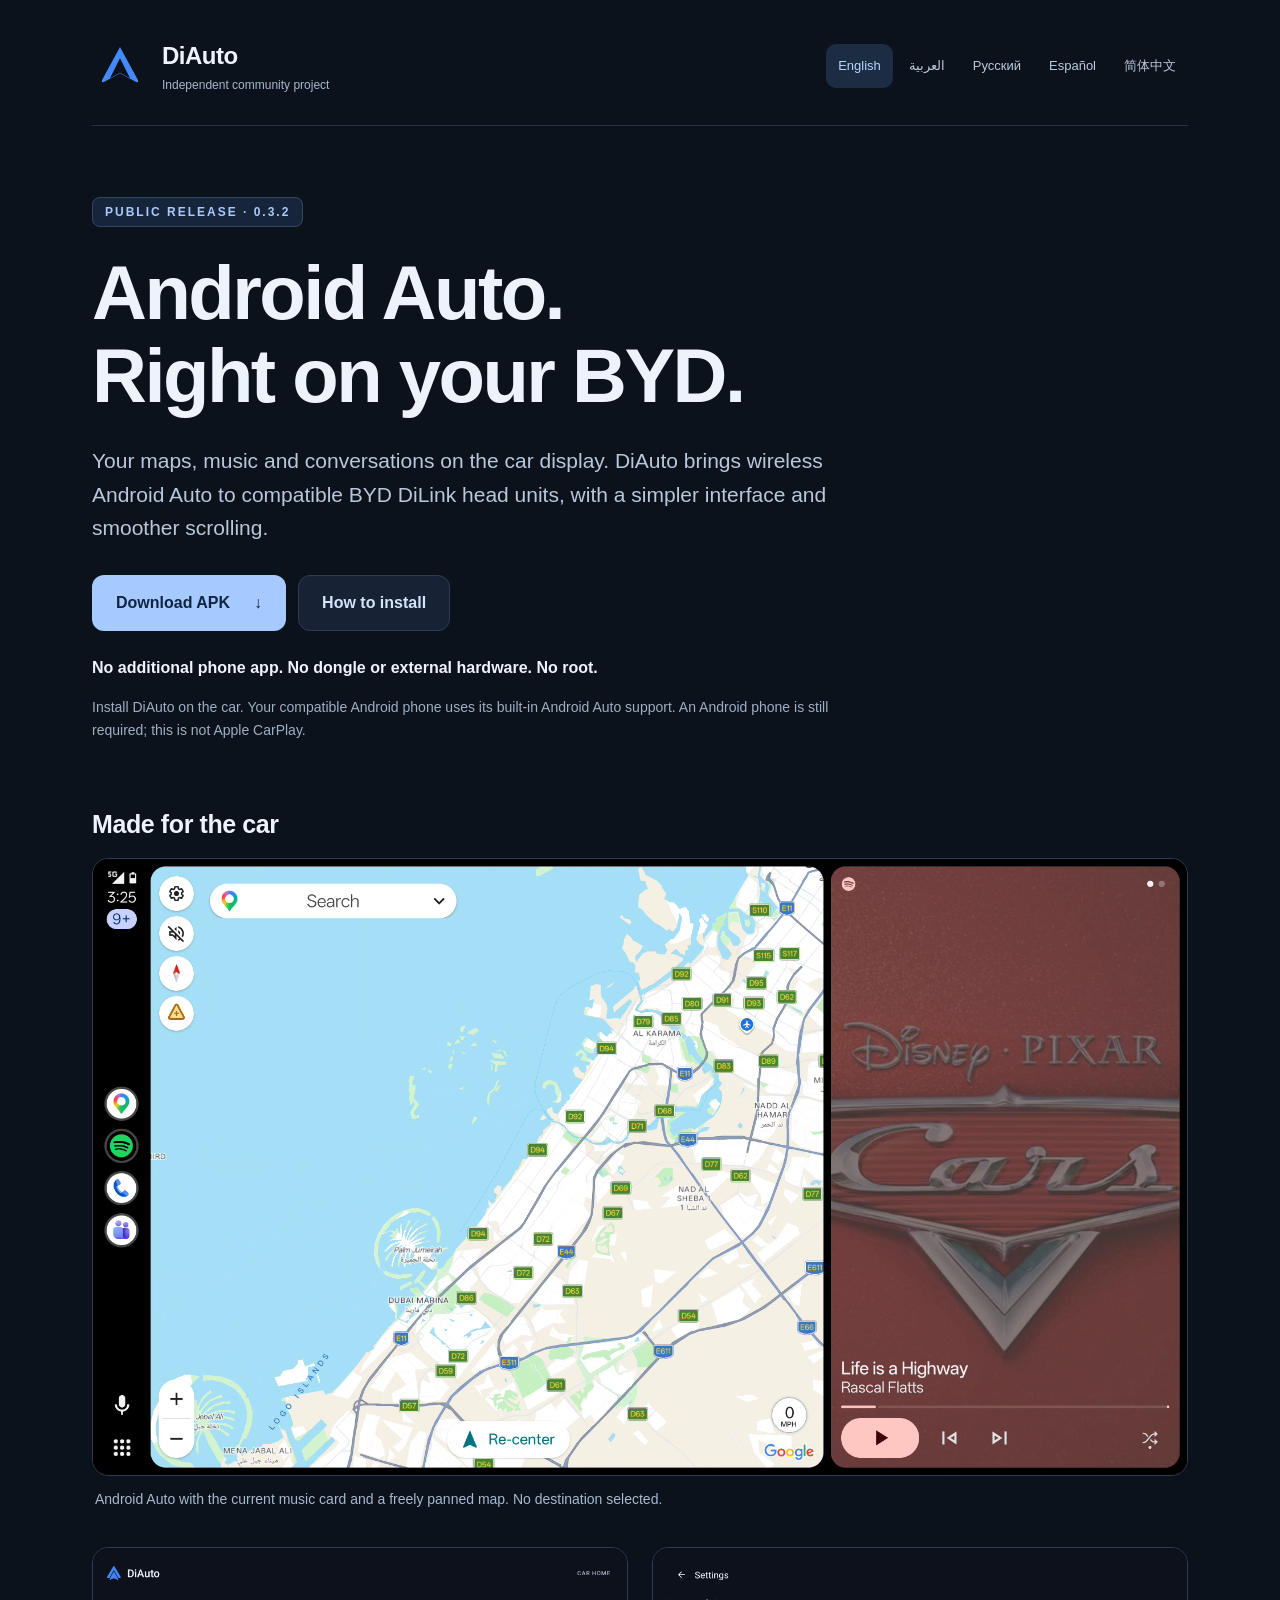
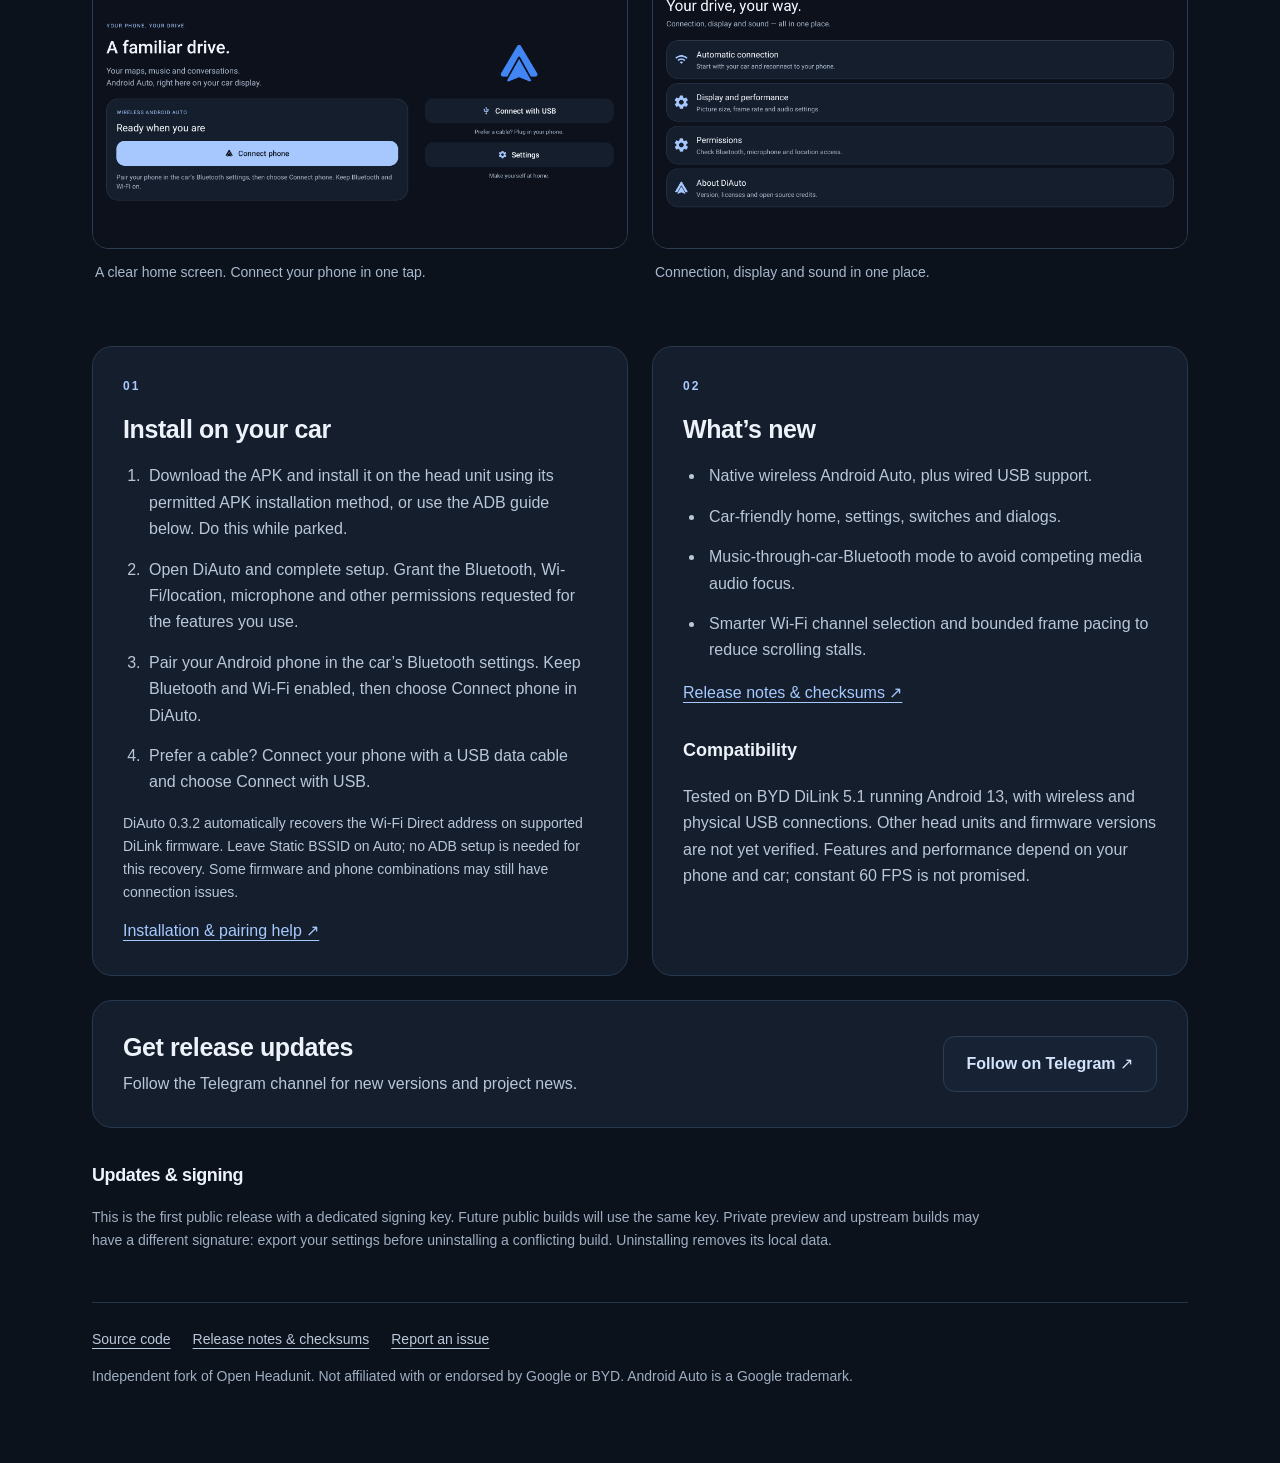
<file: site/index.html>
<!doctype html>
<html lang="en" dir="ltr"><head><meta charset="utf-8"><meta name="viewport" content="width=device-width,initial-scale=1">
<title>DiAuto · Download APK</title><meta name="description" content="Your maps, music and conversations on the car display. DiAuto brings wireless Android Auto to compatible BYD DiLink head units, with a simpler interface and smoother scrolling."><meta name="theme-color" content="#0c121c">
<link rel="icon" href="./assets/icon.svg"><link rel="stylesheet" href="./assets/site.css"><link rel="canonical" href="https://shihabal3amri.github.io/DiAuto/"><link rel="alternate" hreflang="en" href="https://shihabal3amri.github.io/DiAuto/"><link rel="alternate" hreflang="ar" href="https://shihabal3amri.github.io/DiAuto/ar/"><link rel="alternate" hreflang="ru" href="https://shihabal3amri.github.io/DiAuto/ru/"><link rel="alternate" hreflang="es" href="https://shihabal3amri.github.io/DiAuto/es/"><link rel="alternate" hreflang="zh-Hans" href="https://shihabal3amri.github.io/DiAuto/zh-Hans/">
<meta property="og:title" content="DiAuto — Android Auto for BYD"><meta property="og:description" content="No additional phone app. No dongle or external hardware. No root."><meta property="og:image" content="https://shihabal3amri.github.io/DiAuto/assets/projection-music.png"><meta property="og:url" content="https://shihabal3amri.github.io/DiAuto/"><meta property="og:type" content="website">
</head><body><main>
<header><a class="brand" href="./"><img src="./assets/icon.svg" width="56" height="56" alt=""><span><strong>DiAuto</strong><small>Independent community project</small></span></a><nav class="languages" aria-label="Language"><a href="./" lang="en" hreflang="en" dir="auto" aria-current="page">English</a><a href="./ar/" lang="ar" hreflang="ar" dir="auto">العربية</a><a href="./ru/" lang="ru" hreflang="ru" dir="auto">Русский</a><a href="./es/" lang="es" hreflang="es" dir="auto">Español</a><a href="./zh-Hans/" lang="zh-Hans" hreflang="zh-Hans" dir="auto">简体中文</a></nav></header>
<section class="hero"><span class="badge">PUBLIC RELEASE · <bdi>0.3.2</bdi></span><h1>Android Auto.<br>Right on your BYD.</h1><p class="intro">Your maps, music and conversations on the car display. DiAuto brings wireless Android Auto to compatible BYD DiLink head units, with a simpler interface and smoother scrolling.</p><div class="actions"><a class="button" href="https://github.com/shihabal3amri/DiAuto/releases/download/v0.3.2/DiAuto-v0.3.2.apk">Download APK <span aria-hidden="true">↓</span></a><a class="button secondary" href="#install">How to install</a></div><p class="promise">No additional phone app. No dongle or external hardware. No root.</p><p class="note">Install DiAuto on the car. Your compatible Android phone uses its built-in Android Auto support. An Android phone is still required; this is not Apple CarPlay.</p></section>
<section class="gallery"><h2>Made for the car</h2><div class="screens"><figure><a href="./assets/projection-music.png"><img src="./assets/projection-music.png" width="1920" height="1080" loading="lazy" alt="Android Auto with the current music card and a freely panned map. No destination selected."></a><figcaption>Android Auto with the current music card and a freely panned map. No destination selected.</figcaption></figure><figure><a href="./assets/home.png"><img src="./assets/home.png" width="1920" height="1080" loading="lazy" alt="A clear home screen. Connect your phone in one tap."></a><figcaption>A clear home screen. Connect your phone in one tap.</figcaption></figure><figure><a href="./assets/settings.png"><img src="./assets/settings.png" width="1920" height="1080" loading="lazy" alt="Connection, display and sound in one place."></a><figcaption>Connection, display and sound in one place.</figcaption></figure></div></section>
<div class="grid"><section class="card" id="install"><span class="eyebrow">01</span><h2>Install on your car</h2><ol><li>Download the APK and install it on the head unit using its permitted APK installation method, or use the ADB guide below. Do this while parked.</li><li>Open DiAuto and complete setup. Grant the Bluetooth, Wi-Fi/location, microphone and other permissions requested for the features you use.</li><li>Pair your Android phone in the car’s Bluetooth settings. Keep Bluetooth and Wi-Fi enabled, then choose Connect phone in DiAuto.</li><li>Prefer a cable? Connect your phone with a USB data cable and choose Connect with USB.</li></ol><p class="note">DiAuto 0.3.2 automatically recovers the Wi-Fi Direct address on supported DiLink firmware. Leave Static BSSID on Auto; no ADB setup is needed for this recovery. Some firmware and phone combinations may still have connection issues.</p><a href="https://github.com/shihabal3amri/DiAuto/blob/main/docs/INSTALL.md">Installation &amp; pairing help ↗</a></section>
<section class="card"><span class="eyebrow">02</span><h2>What’s new</h2><ul><li>Native wireless Android Auto, plus wired USB support.</li><li>Car-friendly home, settings, switches and dialogs.</li><li>Music-through-car-Bluetooth mode to avoid competing media audio focus.</li><li>Smarter Wi-Fi channel selection and bounded frame pacing to reduce scrolling stalls.</li></ul><a href="https://github.com/shihabal3amri/DiAuto/releases/tag/v0.3.2">Release notes &amp; checksums ↗</a><h3>Compatibility</h3><p>Tested on BYD DiLink 5.1 running Android 13, with wireless and physical USB connections. Other head units and firmware versions are not yet verified. Features and performance depend on your phone and car; constant 60 FPS is not promised.</p></section></div>
<section class="card updates"><div><h2>Get release updates</h2><p>Follow the Telegram channel for new versions and project news.</p></div><a class="button secondary" href="https://t.me/byd_localized">Follow on Telegram ↗</a></section>
<section class="signing"><h2>Updates &amp; signing</h2><p>This is the first public release with a dedicated signing key. Future public builds will use the same key. Private preview and upstream builds may have a different signature: export your settings before uninstalling a conflicting build. Uninstalling removes its local data.</p></section>
<footer><nav><a href="https://github.com/shihabal3amri/DiAuto">Source code</a><a href="https://github.com/shihabal3amri/DiAuto/releases/tag/v0.3.2">Release notes &amp; checksums</a><a href="https://github.com/shihabal3amri/DiAuto/issues">Report an issue</a></nav><p>Independent fork of Open Headunit. Not affiliated with or endorsed by Google or BYD. Android Auto is a Google trademark.</p></footer>
</main></body></html>
</file>
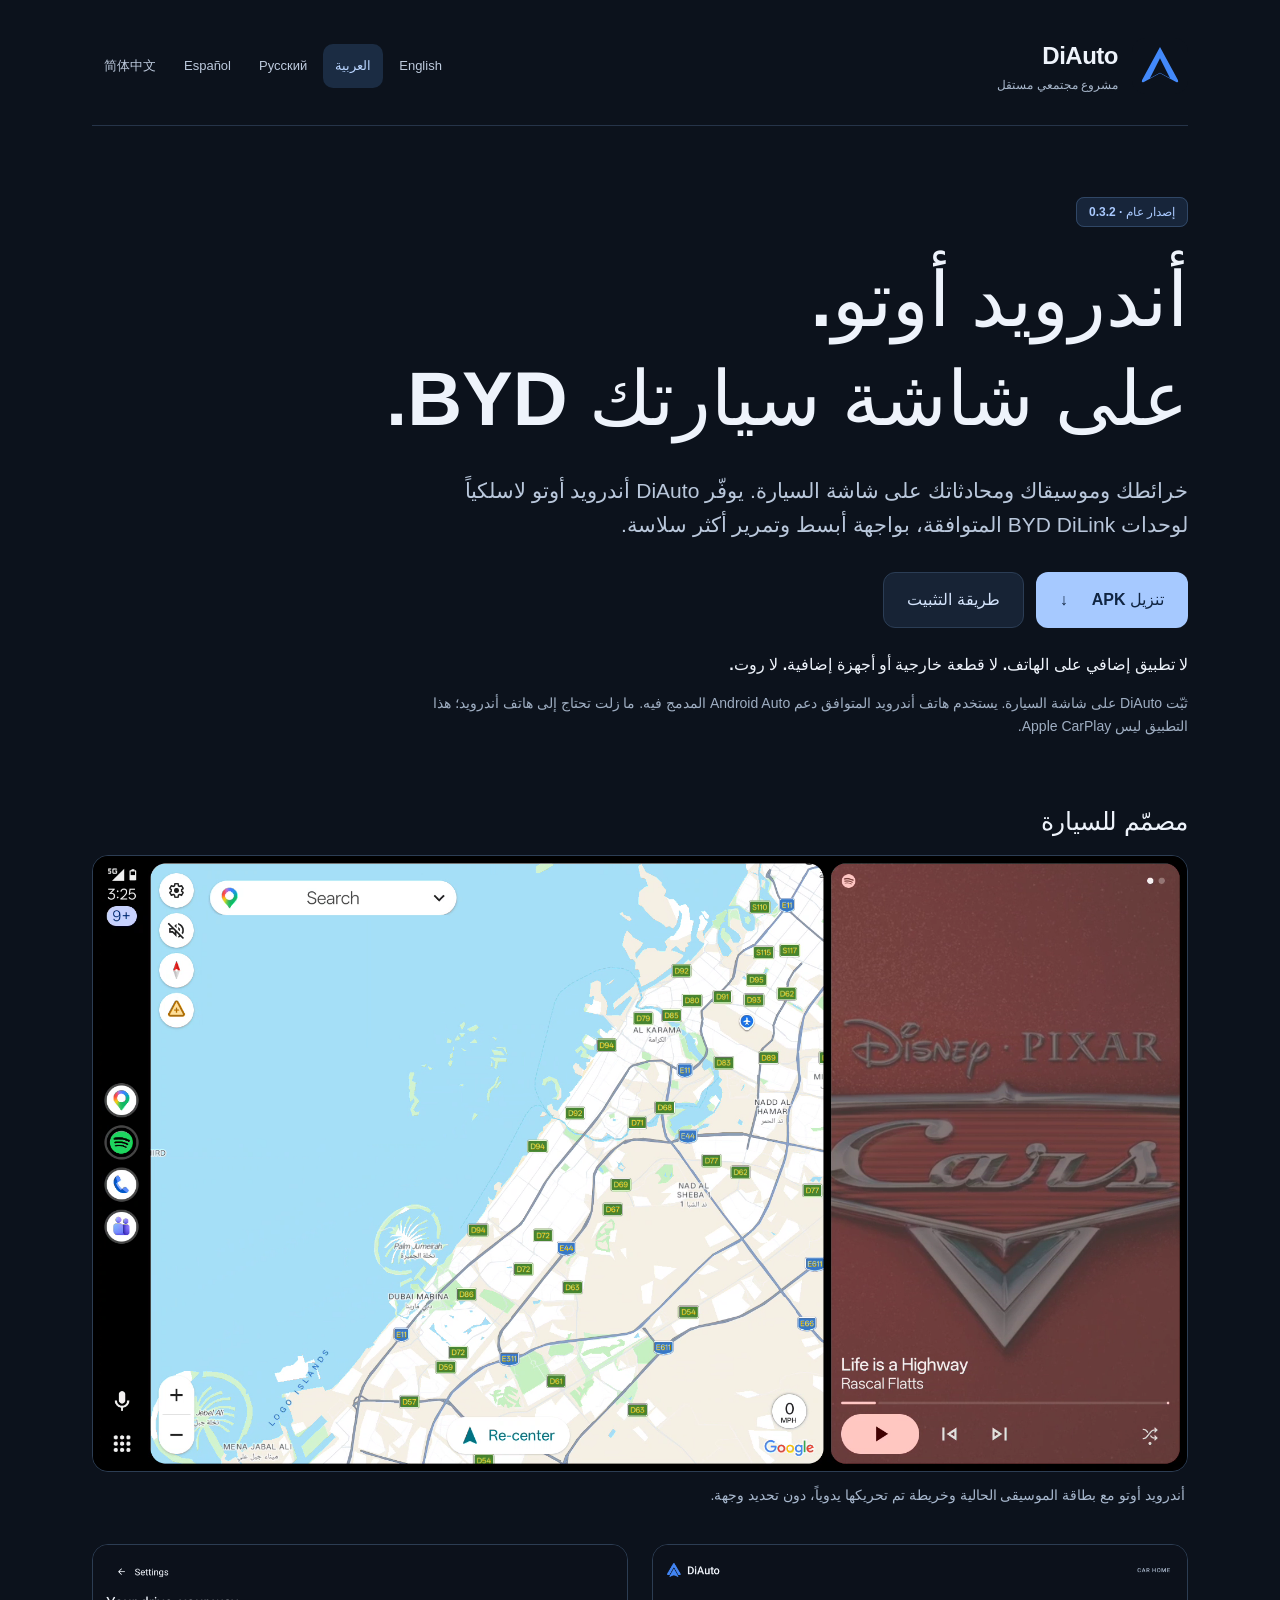
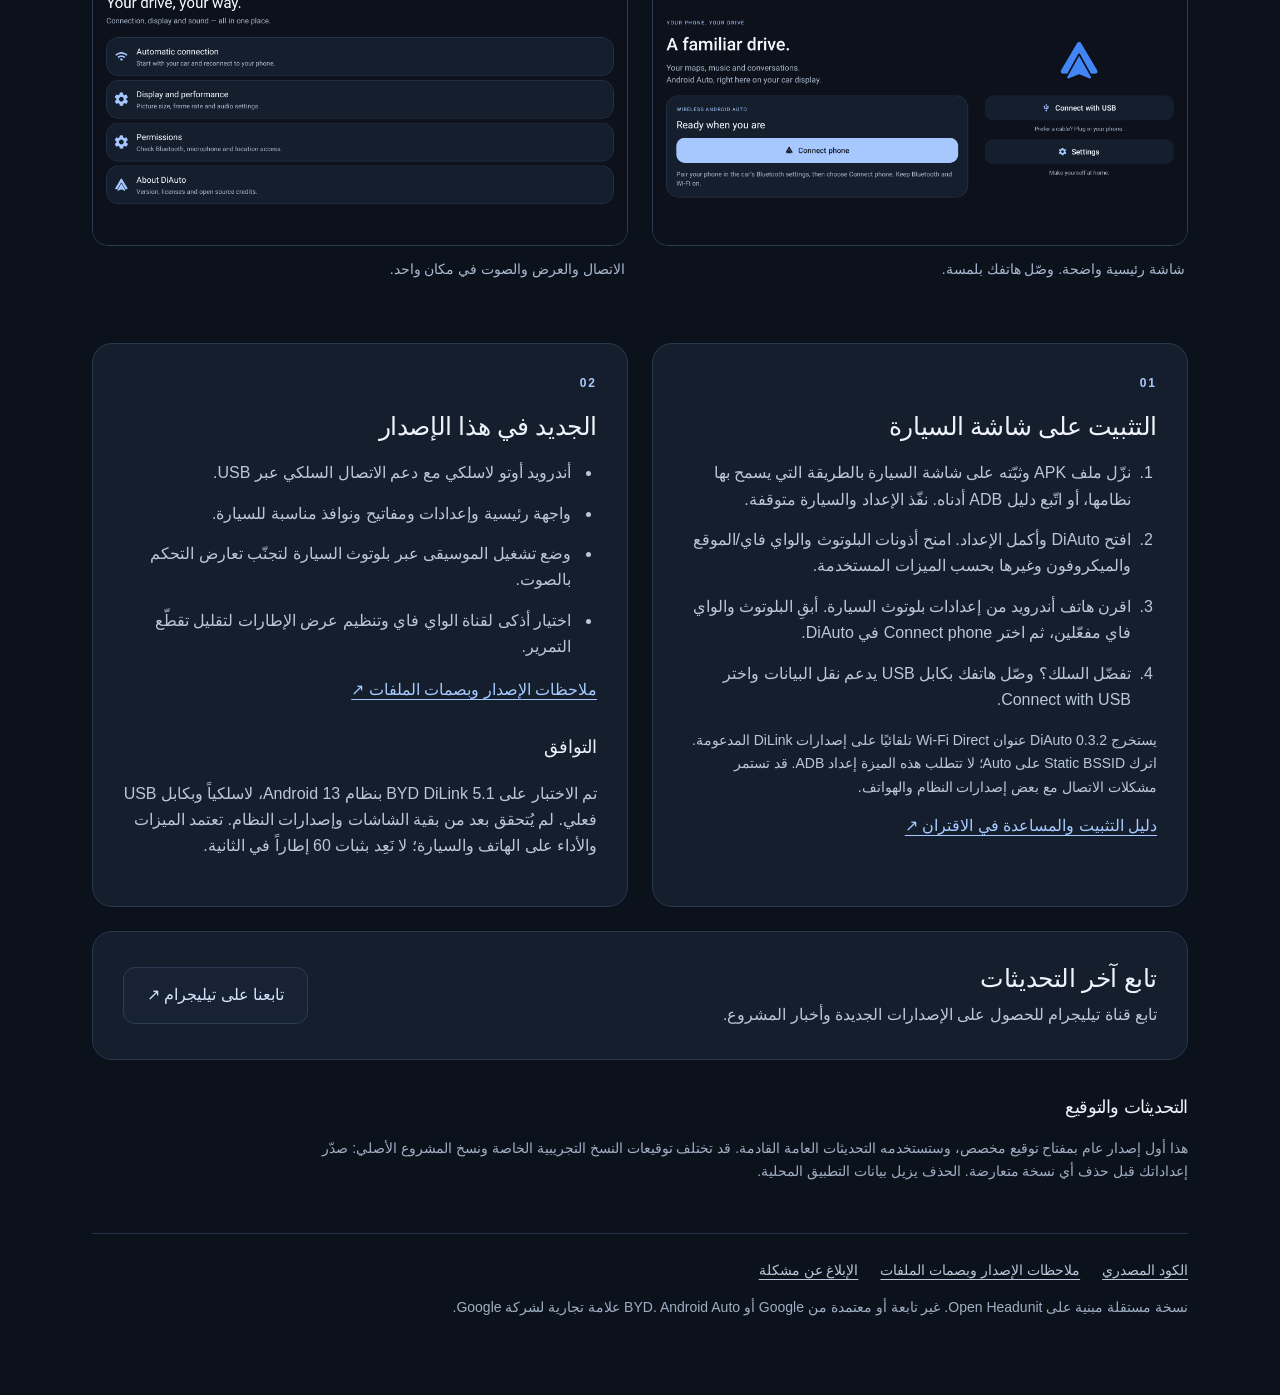
<file: site/ar/index.html>
<!doctype html>
<html lang="ar" dir="rtl"><head><meta charset="utf-8"><meta name="viewport" content="width=device-width,initial-scale=1">
<title>DiAuto · تنزيل APK</title><meta name="description" content="خرائطك وموسيقاك ومحادثاتك على شاشة السيارة. يوفّر DiAuto أندرويد أوتو لاسلكياً لوحدات BYD DiLink المتوافقة، بواجهة أبسط وتمرير أكثر سلاسة."><meta name="theme-color" content="#0c121c">
<link rel="icon" href="../assets/icon.svg"><link rel="stylesheet" href="../assets/site.css"><link rel="canonical" href="https://shihabal3amri.github.io/DiAuto/ar/"><link rel="alternate" hreflang="en" href="https://shihabal3amri.github.io/DiAuto/"><link rel="alternate" hreflang="ar" href="https://shihabal3amri.github.io/DiAuto/ar/"><link rel="alternate" hreflang="ru" href="https://shihabal3amri.github.io/DiAuto/ru/"><link rel="alternate" hreflang="es" href="https://shihabal3amri.github.io/DiAuto/es/"><link rel="alternate" hreflang="zh-Hans" href="https://shihabal3amri.github.io/DiAuto/zh-Hans/">
<meta property="og:title" content="DiAuto — Android Auto for BYD"><meta property="og:description" content="لا تطبيق إضافي على الهاتف. لا قطعة خارجية أو أجهزة إضافية. لا روت."><meta property="og:image" content="https://shihabal3amri.github.io/DiAuto/assets/projection-music.png"><meta property="og:url" content="https://shihabal3amri.github.io/DiAuto/ar/"><meta property="og:type" content="website">
</head><body><main>
<header><a class="brand" href="../"><img src="../assets/icon.svg" width="56" height="56" alt=""><span><strong>DiAuto</strong><small>مشروع مجتمعي مستقل</small></span></a><nav class="languages" aria-label="Language"><a href="../" lang="en" hreflang="en" dir="auto">English</a><a href="../ar/" lang="ar" hreflang="ar" dir="auto" aria-current="page">العربية</a><a href="../ru/" lang="ru" hreflang="ru" dir="auto">Русский</a><a href="../es/" lang="es" hreflang="es" dir="auto">Español</a><a href="../zh-Hans/" lang="zh-Hans" hreflang="zh-Hans" dir="auto">简体中文</a></nav></header>
<section class="hero"><span class="badge">إصدار عام · <bdi>0.3.2</bdi></span><h1>أندرويد أوتو.<br>على شاشة سيارتك BYD.</h1><p class="intro">خرائطك وموسيقاك ومحادثاتك على شاشة السيارة. يوفّر DiAuto أندرويد أوتو لاسلكياً لوحدات BYD DiLink المتوافقة، بواجهة أبسط وتمرير أكثر سلاسة.</p><div class="actions"><a class="button" href="https://github.com/shihabal3amri/DiAuto/releases/download/v0.3.2/DiAuto-v0.3.2.apk">تنزيل APK <span aria-hidden="true">↓</span></a><a class="button secondary" href="#install">طريقة التثبيت</a></div><p class="promise">لا تطبيق إضافي على الهاتف. لا قطعة خارجية أو أجهزة إضافية. لا روت.</p><p class="note">ثبّت DiAuto على شاشة السيارة. يستخدم هاتف أندرويد المتوافق دعم Android Auto المدمج فيه. ما زلت تحتاج إلى هاتف أندرويد؛ هذا التطبيق ليس Apple CarPlay.</p></section>
<section class="gallery"><h2>مصمّم للسيارة</h2><div class="screens"><figure><a href="../assets/projection-music.png"><img src="../assets/projection-music.png" width="1920" height="1080" loading="lazy" alt="أندرويد أوتو مع بطاقة الموسيقى الحالية وخريطة تم تحريكها يدوياً، دون تحديد وجهة."></a><figcaption>أندرويد أوتو مع بطاقة الموسيقى الحالية وخريطة تم تحريكها يدوياً، دون تحديد وجهة.</figcaption></figure><figure><a href="../assets/home.png"><img src="../assets/home.png" width="1920" height="1080" loading="lazy" alt="شاشة رئيسية واضحة. وصّل هاتفك بلمسة."></a><figcaption>شاشة رئيسية واضحة. وصّل هاتفك بلمسة.</figcaption></figure><figure><a href="../assets/settings.png"><img src="../assets/settings.png" width="1920" height="1080" loading="lazy" alt="الاتصال والعرض والصوت في مكان واحد."></a><figcaption>الاتصال والعرض والصوت في مكان واحد.</figcaption></figure></div></section>
<div class="grid"><section class="card" id="install"><span class="eyebrow">01</span><h2>التثبيت على شاشة السيارة</h2><ol><li>نزّل ملف APK وثبّته على شاشة السيارة بالطريقة التي يسمح بها نظامها، أو اتّبع دليل ADB أدناه. نفّذ الإعداد والسيارة متوقفة.</li><li>افتح DiAuto وأكمل الإعداد. امنح أذونات البلوتوث والواي فاي/الموقع والميكروفون وغيرها بحسب الميزات المستخدمة.</li><li>اقرن هاتف أندرويد من إعدادات بلوتوث السيارة. أبقِ البلوتوث والواي فاي مفعّلين، ثم اختر Connect phone في DiAuto.</li><li>تفضّل السلك؟ وصّل هاتفك بكابل USB يدعم نقل البيانات واختر Connect with USB.</li></ol><p class="note">يستخرج DiAuto 0.3.2 عنوان Wi-Fi Direct تلقائيًا على إصدارات DiLink المدعومة. اترك Static BSSID على Auto؛ لا تتطلب هذه الميزة إعداد ADB. قد تستمر مشكلات الاتصال مع بعض إصدارات النظام والهواتف.</p><a href="https://github.com/shihabal3amri/DiAuto/blob/main/docs/INSTALL.md">دليل التثبيت والمساعدة في الاقتران ↗</a></section>
<section class="card"><span class="eyebrow">02</span><h2>الجديد في هذا الإصدار</h2><ul><li>أندرويد أوتو لاسلكي مع دعم الاتصال السلكي عبر USB.</li><li>واجهة رئيسية وإعدادات ومفاتيح ونوافذ مناسبة للسيارة.</li><li>وضع تشغيل الموسيقى عبر بلوتوث السيارة لتجنّب تعارض التحكم بالصوت.</li><li>اختيار أذكى لقناة الواي فاي وتنظيم عرض الإطارات لتقليل تقطّع التمرير.</li></ul><a href="https://github.com/shihabal3amri/DiAuto/releases/tag/v0.3.2">ملاحظات الإصدار وبصمات الملفات ↗</a><h3>التوافق</h3><p>تم الاختبار على BYD DiLink 5.1 بنظام Android 13، لاسلكياً وبكابل USB فعلي. لم يُتحقق بعد من بقية الشاشات وإصدارات النظام. تعتمد الميزات والأداء على الهاتف والسيارة؛ لا نَعِد بثبات 60 إطاراً في الثانية.</p></section></div>
<section class="card updates"><div><h2>تابع آخر التحديثات</h2><p>تابع قناة تيليجرام للحصول على الإصدارات الجديدة وأخبار المشروع.</p></div><a class="button secondary" href="https://t.me/byd_localized">تابعنا على تيليجرام ↗</a></section>
<section class="signing"><h2>التحديثات والتوقيع</h2><p>هذا أول إصدار عام بمفتاح توقيع مخصص، وستستخدمه التحديثات العامة القادمة. قد تختلف توقيعات النسخ التجريبية الخاصة ونسخ المشروع الأصلي: صدّر إعداداتك قبل حذف أي نسخة متعارضة. الحذف يزيل بيانات التطبيق المحلية.</p></section>
<footer><nav><a href="https://github.com/shihabal3amri/DiAuto">الكود المصدري</a><a href="https://github.com/shihabal3amri/DiAuto/releases/tag/v0.3.2">ملاحظات الإصدار وبصمات الملفات</a><a href="https://github.com/shihabal3amri/DiAuto/issues">الإبلاغ عن مشكلة</a></nav><p>نسخة مستقلة مبنية على Open Headunit. غير تابعة أو معتمدة من Google أو BYD. Android Auto علامة تجارية لشركة Google.</p></footer>
</main></body></html>
</file>
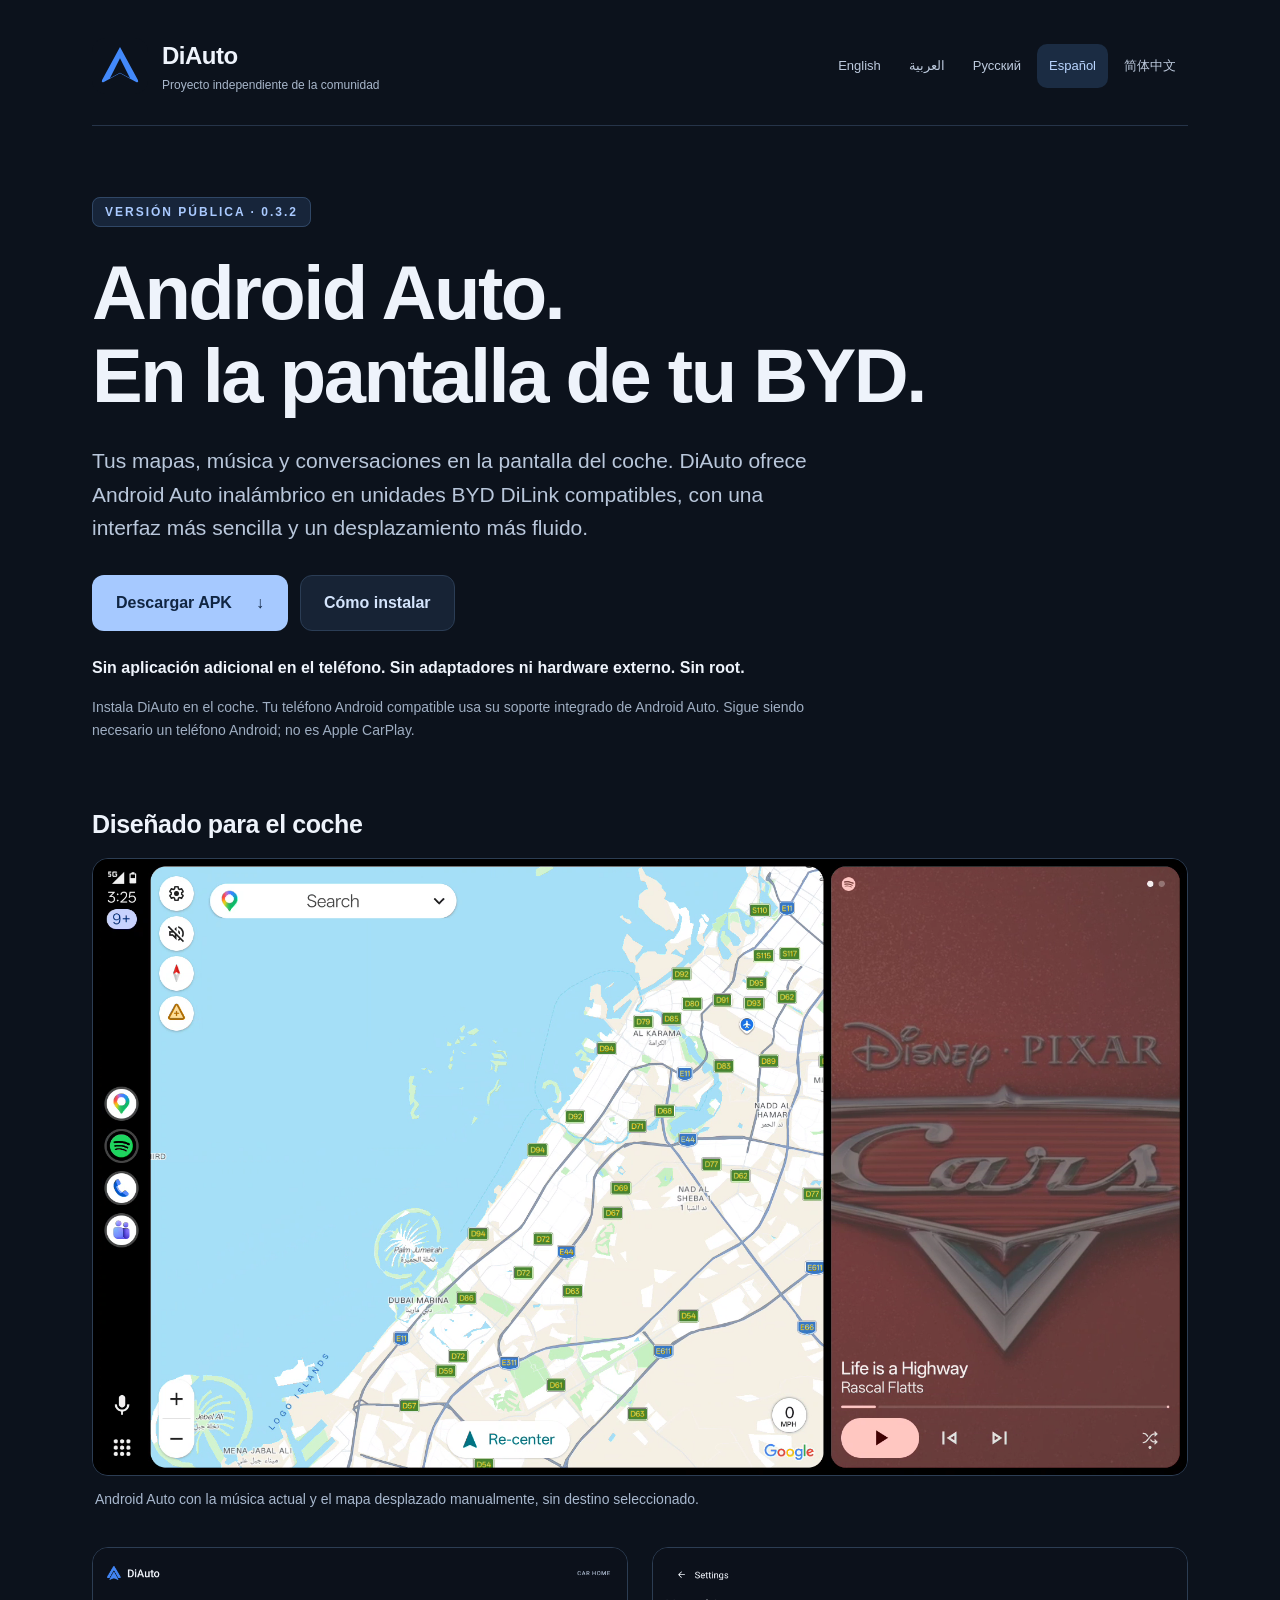
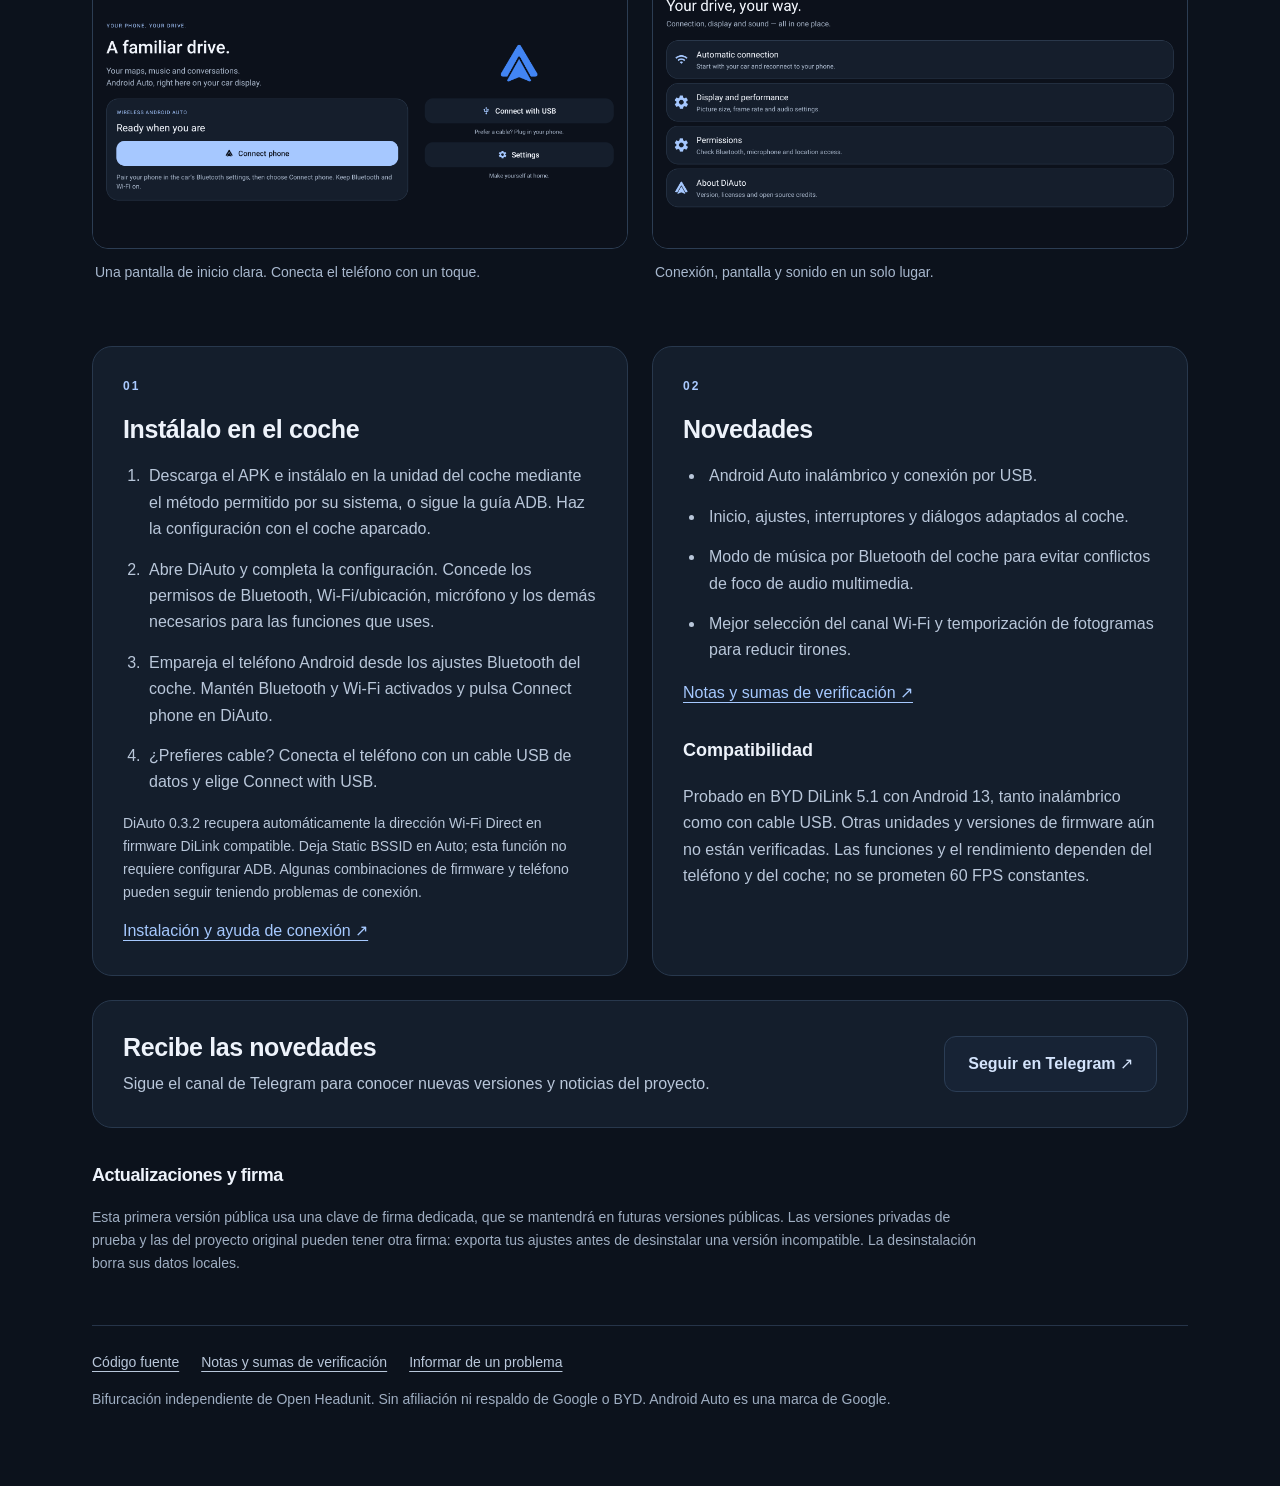
<file: site/es/index.html>
<!doctype html>
<html lang="es" dir="ltr"><head><meta charset="utf-8"><meta name="viewport" content="width=device-width,initial-scale=1">
<title>DiAuto · Descargar APK</title><meta name="description" content="Tus mapas, música y conversaciones en la pantalla del coche. DiAuto ofrece Android Auto inalámbrico en unidades BYD DiLink compatibles, con una interfaz más sencilla y un desplazamiento más fluido."><meta name="theme-color" content="#0c121c">
<link rel="icon" href="../assets/icon.svg"><link rel="stylesheet" href="../assets/site.css"><link rel="canonical" href="https://shihabal3amri.github.io/DiAuto/es/"><link rel="alternate" hreflang="en" href="https://shihabal3amri.github.io/DiAuto/"><link rel="alternate" hreflang="ar" href="https://shihabal3amri.github.io/DiAuto/ar/"><link rel="alternate" hreflang="ru" href="https://shihabal3amri.github.io/DiAuto/ru/"><link rel="alternate" hreflang="es" href="https://shihabal3amri.github.io/DiAuto/es/"><link rel="alternate" hreflang="zh-Hans" href="https://shihabal3amri.github.io/DiAuto/zh-Hans/">
<meta property="og:title" content="DiAuto — Android Auto for BYD"><meta property="og:description" content="Sin aplicación adicional en el teléfono. Sin adaptadores ni hardware externo. Sin root."><meta property="og:image" content="https://shihabal3amri.github.io/DiAuto/assets/projection-music.png"><meta property="og:url" content="https://shihabal3amri.github.io/DiAuto/es/"><meta property="og:type" content="website">
</head><body><main>
<header><a class="brand" href="../"><img src="../assets/icon.svg" width="56" height="56" alt=""><span><strong>DiAuto</strong><small>Proyecto independiente de la comunidad</small></span></a><nav class="languages" aria-label="Language"><a href="../" lang="en" hreflang="en" dir="auto">English</a><a href="../ar/" lang="ar" hreflang="ar" dir="auto">العربية</a><a href="../ru/" lang="ru" hreflang="ru" dir="auto">Русский</a><a href="../es/" lang="es" hreflang="es" dir="auto" aria-current="page">Español</a><a href="../zh-Hans/" lang="zh-Hans" hreflang="zh-Hans" dir="auto">简体中文</a></nav></header>
<section class="hero"><span class="badge">VERSIÓN PÚBLICA · <bdi>0.3.2</bdi></span><h1>Android Auto.<br>En la pantalla de tu BYD.</h1><p class="intro">Tus mapas, música y conversaciones en la pantalla del coche. DiAuto ofrece Android Auto inalámbrico en unidades BYD DiLink compatibles, con una interfaz más sencilla y un desplazamiento más fluido.</p><div class="actions"><a class="button" href="https://github.com/shihabal3amri/DiAuto/releases/download/v0.3.2/DiAuto-v0.3.2.apk">Descargar APK <span aria-hidden="true">↓</span></a><a class="button secondary" href="#install">Cómo instalar</a></div><p class="promise">Sin aplicación adicional en el teléfono. Sin adaptadores ni hardware externo. Sin root.</p><p class="note">Instala DiAuto en el coche. Tu teléfono Android compatible usa su soporte integrado de Android Auto. Sigue siendo necesario un teléfono Android; no es Apple CarPlay.</p></section>
<section class="gallery"><h2>Diseñado para el coche</h2><div class="screens"><figure><a href="../assets/projection-music.png"><img src="../assets/projection-music.png" width="1920" height="1080" loading="lazy" alt="Android Auto con la música actual y el mapa desplazado manualmente, sin destino seleccionado."></a><figcaption>Android Auto con la música actual y el mapa desplazado manualmente, sin destino seleccionado.</figcaption></figure><figure><a href="../assets/home.png"><img src="../assets/home.png" width="1920" height="1080" loading="lazy" alt="Una pantalla de inicio clara. Conecta el teléfono con un toque."></a><figcaption>Una pantalla de inicio clara. Conecta el teléfono con un toque.</figcaption></figure><figure><a href="../assets/settings.png"><img src="../assets/settings.png" width="1920" height="1080" loading="lazy" alt="Conexión, pantalla y sonido en un solo lugar."></a><figcaption>Conexión, pantalla y sonido en un solo lugar.</figcaption></figure></div></section>
<div class="grid"><section class="card" id="install"><span class="eyebrow">01</span><h2>Instálalo en el coche</h2><ol><li>Descarga el APK e instálalo en la unidad del coche mediante el método permitido por su sistema, o sigue la guía ADB. Haz la configuración con el coche aparcado.</li><li>Abre DiAuto y completa la configuración. Concede los permisos de Bluetooth, Wi-Fi/ubicación, micrófono y los demás necesarios para las funciones que uses.</li><li>Empareja el teléfono Android desde los ajustes Bluetooth del coche. Mantén Bluetooth y Wi-Fi activados y pulsa Connect phone en DiAuto.</li><li>¿Prefieres cable? Conecta el teléfono con un cable USB de datos y elige Connect with USB.</li></ol><p class="note">DiAuto 0.3.2 recupera automáticamente la dirección Wi-Fi Direct en firmware DiLink compatible. Deja Static BSSID en Auto; esta función no requiere configurar ADB. Algunas combinaciones de firmware y teléfono pueden seguir teniendo problemas de conexión.</p><a href="https://github.com/shihabal3amri/DiAuto/blob/main/docs/INSTALL.md">Instalación y ayuda de conexión ↗</a></section>
<section class="card"><span class="eyebrow">02</span><h2>Novedades</h2><ul><li>Android Auto inalámbrico y conexión por USB.</li><li>Inicio, ajustes, interruptores y diálogos adaptados al coche.</li><li>Modo de música por Bluetooth del coche para evitar conflictos de foco de audio multimedia.</li><li>Mejor selección del canal Wi-Fi y temporización de fotogramas para reducir tirones.</li></ul><a href="https://github.com/shihabal3amri/DiAuto/releases/tag/v0.3.2">Notas y sumas de verificación ↗</a><h3>Compatibilidad</h3><p>Probado en BYD DiLink 5.1 con Android 13, tanto inalámbrico como con cable USB. Otras unidades y versiones de firmware aún no están verificadas. Las funciones y el rendimiento dependen del teléfono y del coche; no se prometen 60 FPS constantes.</p></section></div>
<section class="card updates"><div><h2>Recibe las novedades</h2><p>Sigue el canal de Telegram para conocer nuevas versiones y noticias del proyecto.</p></div><a class="button secondary" href="https://t.me/byd_localized">Seguir en Telegram ↗</a></section>
<section class="signing"><h2>Actualizaciones y firma</h2><p>Esta primera versión pública usa una clave de firma dedicada, que se mantendrá en futuras versiones públicas. Las versiones privadas de prueba y las del proyecto original pueden tener otra firma: exporta tus ajustes antes de desinstalar una versión incompatible. La desinstalación borra sus datos locales.</p></section>
<footer><nav><a href="https://github.com/shihabal3amri/DiAuto">Código fuente</a><a href="https://github.com/shihabal3amri/DiAuto/releases/tag/v0.3.2">Notas y sumas de verificación</a><a href="https://github.com/shihabal3amri/DiAuto/issues">Informar de un problema</a></nav><p>Bifurcación independiente de Open Headunit. Sin afiliación ni respaldo de Google o BYD. Android Auto es una marca de Google.</p></footer>
</main></body></html>
</file>
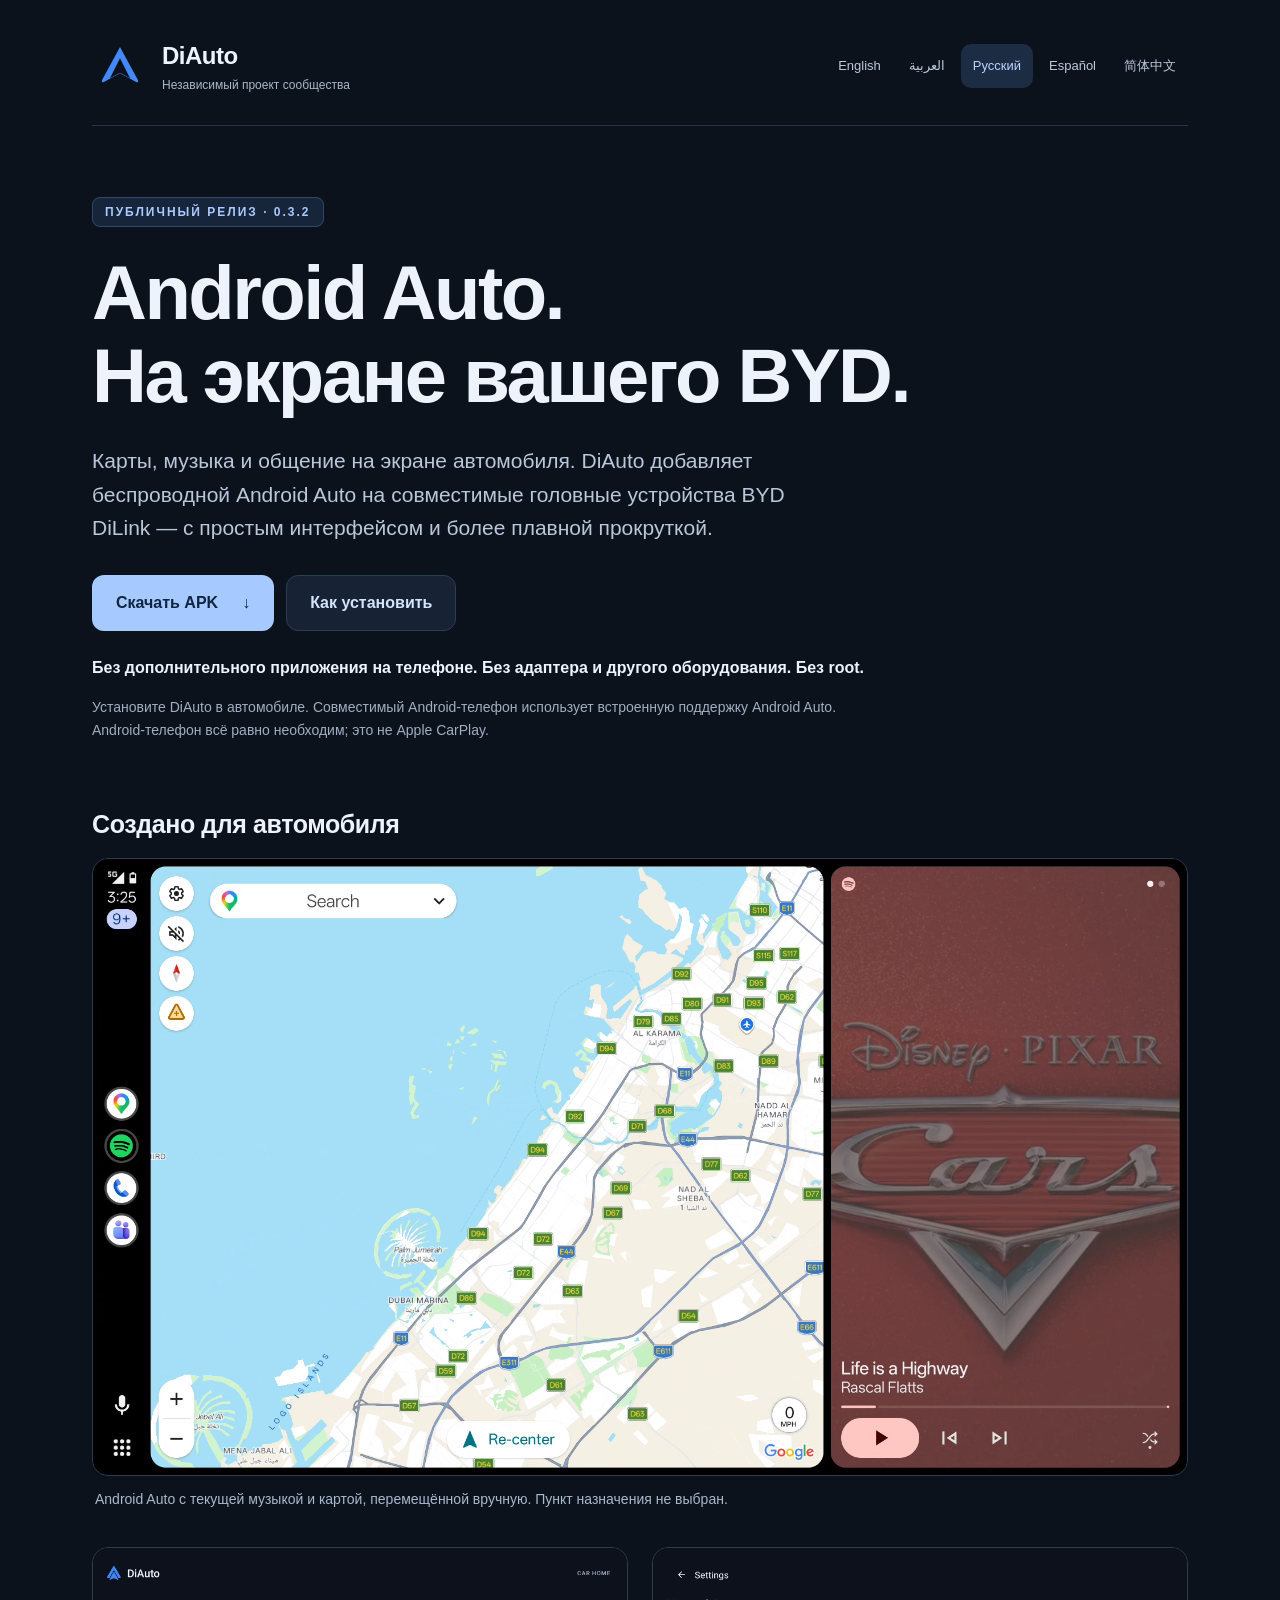
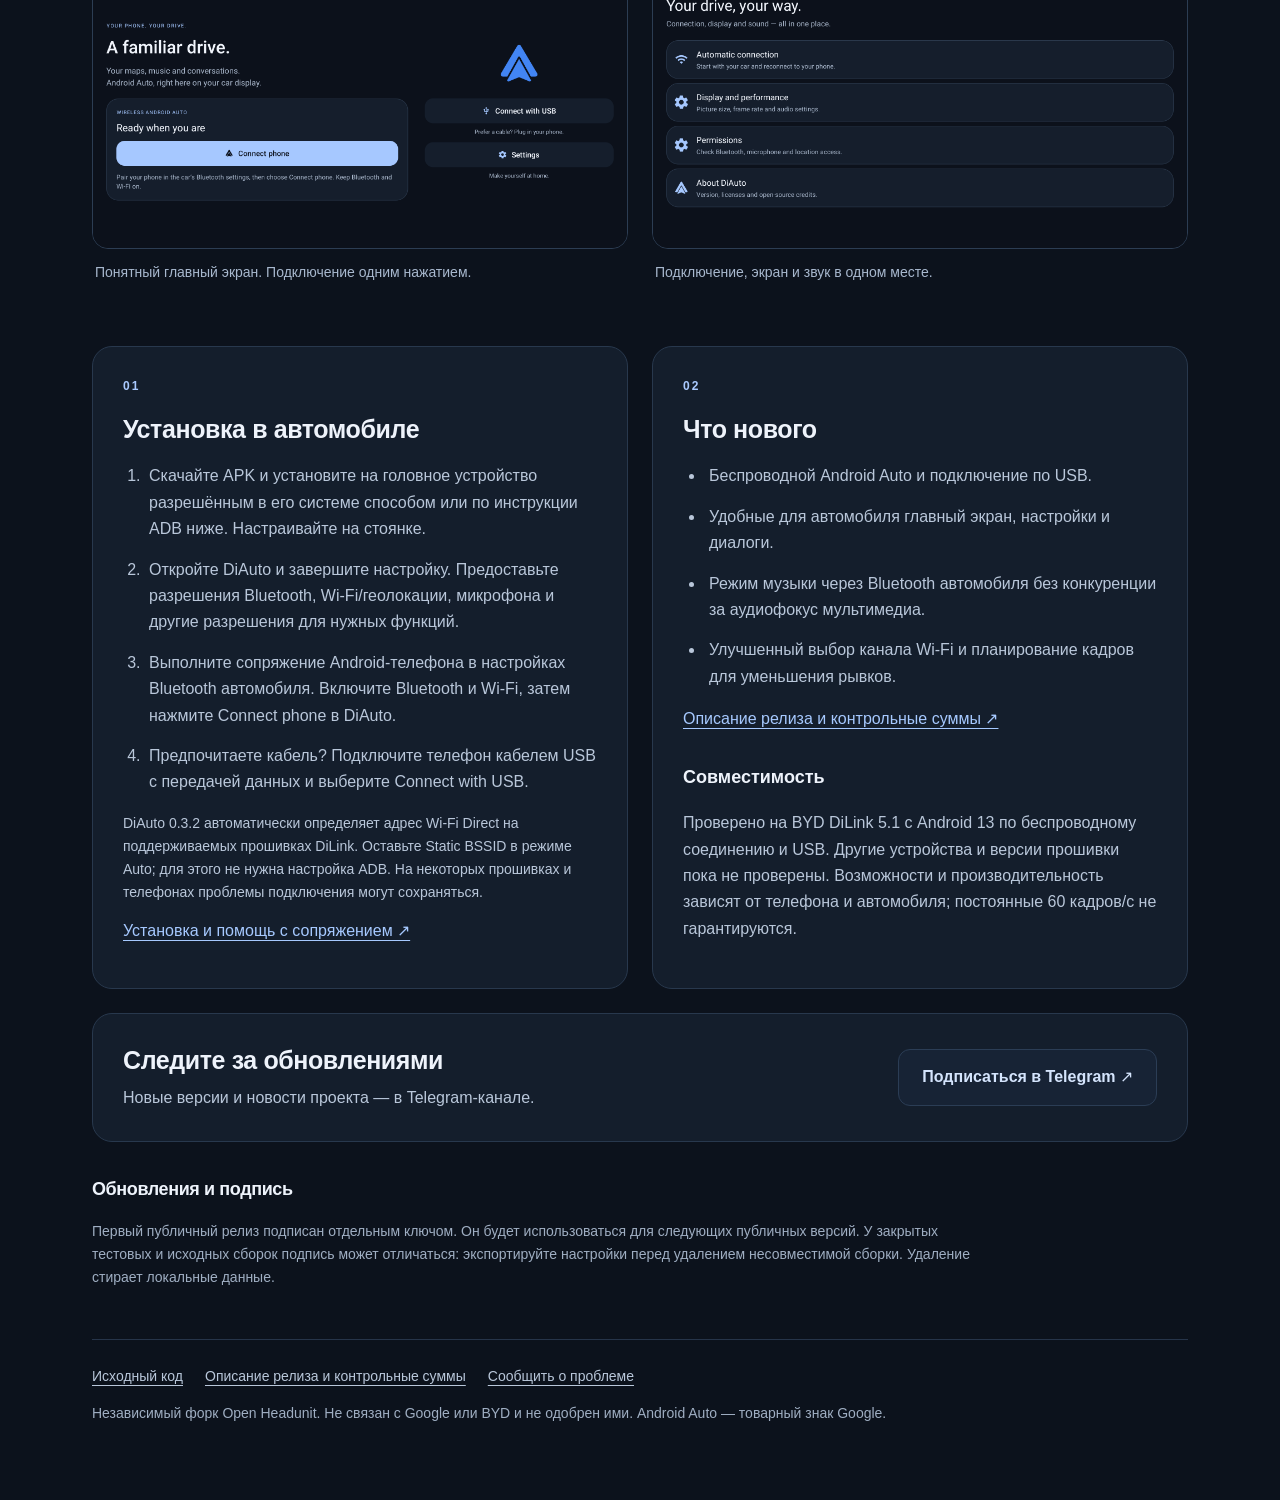
<file: site/ru/index.html>
<!doctype html>
<html lang="ru" dir="ltr"><head><meta charset="utf-8"><meta name="viewport" content="width=device-width,initial-scale=1">
<title>DiAuto · Скачать APK</title><meta name="description" content="Карты, музыка и общение на экране автомобиля. DiAuto добавляет беспроводной Android Auto на совместимые головные устройства BYD DiLink — с простым интерфейсом и более плавной прокруткой."><meta name="theme-color" content="#0c121c">
<link rel="icon" href="../assets/icon.svg"><link rel="stylesheet" href="../assets/site.css"><link rel="canonical" href="https://shihabal3amri.github.io/DiAuto/ru/"><link rel="alternate" hreflang="en" href="https://shihabal3amri.github.io/DiAuto/"><link rel="alternate" hreflang="ar" href="https://shihabal3amri.github.io/DiAuto/ar/"><link rel="alternate" hreflang="ru" href="https://shihabal3amri.github.io/DiAuto/ru/"><link rel="alternate" hreflang="es" href="https://shihabal3amri.github.io/DiAuto/es/"><link rel="alternate" hreflang="zh-Hans" href="https://shihabal3amri.github.io/DiAuto/zh-Hans/">
<meta property="og:title" content="DiAuto — Android Auto for BYD"><meta property="og:description" content="Без дополнительного приложения на телефоне. Без адаптера и другого оборудования. Без root."><meta property="og:image" content="https://shihabal3amri.github.io/DiAuto/assets/projection-music.png"><meta property="og:url" content="https://shihabal3amri.github.io/DiAuto/ru/"><meta property="og:type" content="website">
</head><body><main>
<header><a class="brand" href="../"><img src="../assets/icon.svg" width="56" height="56" alt=""><span><strong>DiAuto</strong><small>Независимый проект сообщества</small></span></a><nav class="languages" aria-label="Language"><a href="../" lang="en" hreflang="en" dir="auto">English</a><a href="../ar/" lang="ar" hreflang="ar" dir="auto">العربية</a><a href="../ru/" lang="ru" hreflang="ru" dir="auto" aria-current="page">Русский</a><a href="../es/" lang="es" hreflang="es" dir="auto">Español</a><a href="../zh-Hans/" lang="zh-Hans" hreflang="zh-Hans" dir="auto">简体中文</a></nav></header>
<section class="hero"><span class="badge">ПУБЛИЧНЫЙ РЕЛИЗ · <bdi>0.3.2</bdi></span><h1>Android Auto.<br>На экране вашего BYD.</h1><p class="intro">Карты, музыка и общение на экране автомобиля. DiAuto добавляет беспроводной Android Auto на совместимые головные устройства BYD DiLink — с простым интерфейсом и более плавной прокруткой.</p><div class="actions"><a class="button" href="https://github.com/shihabal3amri/DiAuto/releases/download/v0.3.2/DiAuto-v0.3.2.apk">Скачать APK <span aria-hidden="true">↓</span></a><a class="button secondary" href="#install">Как установить</a></div><p class="promise">Без дополнительного приложения на телефоне. Без адаптера и другого оборудования. Без root.</p><p class="note">Установите DiAuto в автомобиле. Совместимый Android-телефон использует встроенную поддержку Android Auto. Android-телефон всё равно необходим; это не Apple CarPlay.</p></section>
<section class="gallery"><h2>Создано для автомобиля</h2><div class="screens"><figure><a href="../assets/projection-music.png"><img src="../assets/projection-music.png" width="1920" height="1080" loading="lazy" alt="Android Auto с текущей музыкой и картой, перемещённой вручную. Пункт назначения не выбран."></a><figcaption>Android Auto с текущей музыкой и картой, перемещённой вручную. Пункт назначения не выбран.</figcaption></figure><figure><a href="../assets/home.png"><img src="../assets/home.png" width="1920" height="1080" loading="lazy" alt="Понятный главный экран. Подключение одним нажатием."></a><figcaption>Понятный главный экран. Подключение одним нажатием.</figcaption></figure><figure><a href="../assets/settings.png"><img src="../assets/settings.png" width="1920" height="1080" loading="lazy" alt="Подключение, экран и звук в одном месте."></a><figcaption>Подключение, экран и звук в одном месте.</figcaption></figure></div></section>
<div class="grid"><section class="card" id="install"><span class="eyebrow">01</span><h2>Установка в автомобиле</h2><ol><li>Скачайте APK и установите на головное устройство разрешённым в его системе способом или по инструкции ADB ниже. Настраивайте на стоянке.</li><li>Откройте DiAuto и завершите настройку. Предоставьте разрешения Bluetooth, Wi-Fi/геолокации, микрофона и другие разрешения для нужных функций.</li><li>Выполните сопряжение Android-телефона в настройках Bluetooth автомобиля. Включите Bluetooth и Wi-Fi, затем нажмите Connect phone в DiAuto.</li><li>Предпочитаете кабель? Подключите телефон кабелем USB с передачей данных и выберите Connect with USB.</li></ol><p class="note">DiAuto 0.3.2 автоматически определяет адрес Wi-Fi Direct на поддерживаемых прошивках DiLink. Оставьте Static BSSID в режиме Auto; для этого не нужна настройка ADB. На некоторых прошивках и телефонах проблемы подключения могут сохраняться.</p><a href="https://github.com/shihabal3amri/DiAuto/blob/main/docs/INSTALL.md">Установка и помощь с сопряжением ↗</a></section>
<section class="card"><span class="eyebrow">02</span><h2>Что нового</h2><ul><li>Беспроводной Android Auto и подключение по USB.</li><li>Удобные для автомобиля главный экран, настройки и диалоги.</li><li>Режим музыки через Bluetooth автомобиля без конкуренции за аудиофокус мультимедиа.</li><li>Улучшенный выбор канала Wi-Fi и планирование кадров для уменьшения рывков.</li></ul><a href="https://github.com/shihabal3amri/DiAuto/releases/tag/v0.3.2">Описание релиза и контрольные суммы ↗</a><h3>Совместимость</h3><p>Проверено на BYD DiLink 5.1 с Android 13 по беспроводному соединению и USB. Другие устройства и версии прошивки пока не проверены. Возможности и производительность зависят от телефона и автомобиля; постоянные 60 кадров/с не гарантируются.</p></section></div>
<section class="card updates"><div><h2>Следите за обновлениями</h2><p>Новые версии и новости проекта — в Telegram-канале.</p></div><a class="button secondary" href="https://t.me/byd_localized">Подписаться в Telegram ↗</a></section>
<section class="signing"><h2>Обновления и подпись</h2><p>Первый публичный релиз подписан отдельным ключом. Он будет использоваться для следующих публичных версий. У закрытых тестовых и исходных сборок подпись может отличаться: экспортируйте настройки перед удалением несовместимой сборки. Удаление стирает локальные данные.</p></section>
<footer><nav><a href="https://github.com/shihabal3amri/DiAuto">Исходный код</a><a href="https://github.com/shihabal3amri/DiAuto/releases/tag/v0.3.2">Описание релиза и контрольные суммы</a><a href="https://github.com/shihabal3amri/DiAuto/issues">Сообщить о проблеме</a></nav><p>Независимый форк Open Headunit. Не связан с Google или BYD и не одобрен ими. Android Auto — товарный знак Google.</p></footer>
</main></body></html>
</file>
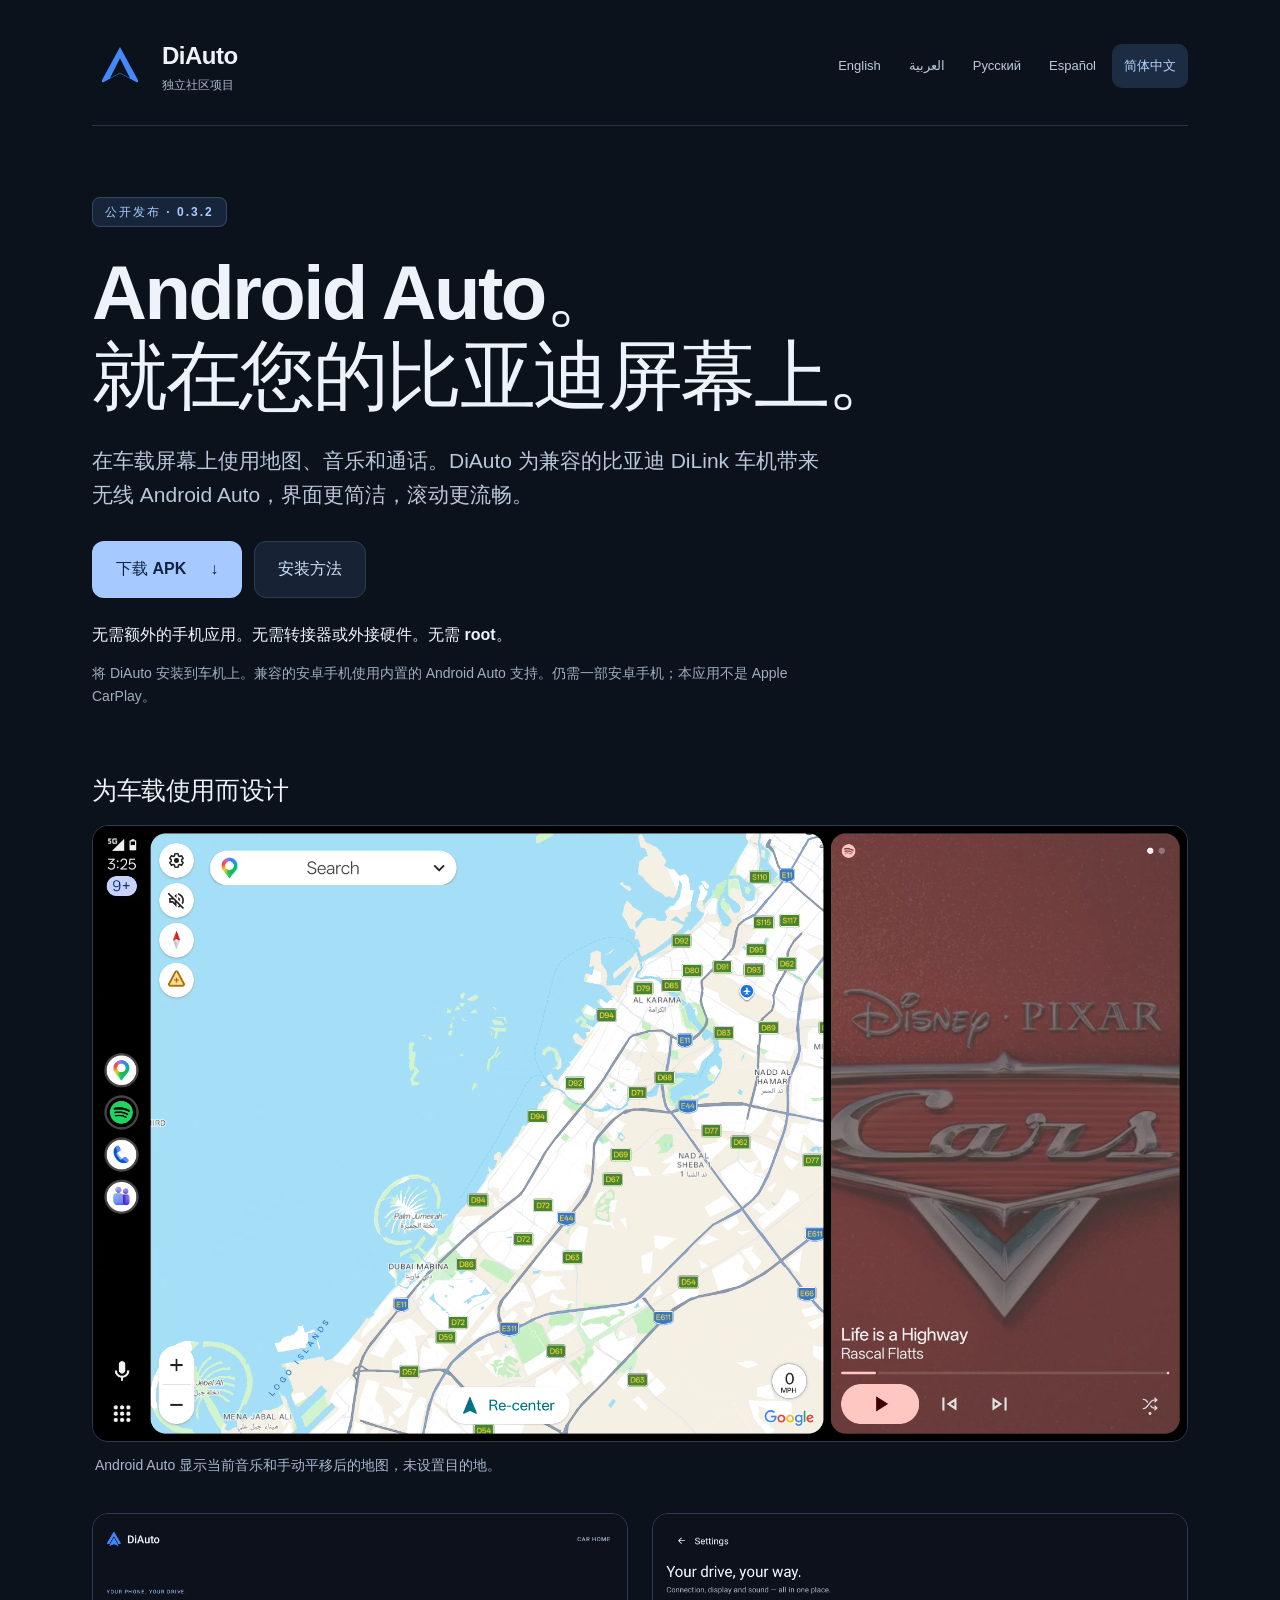
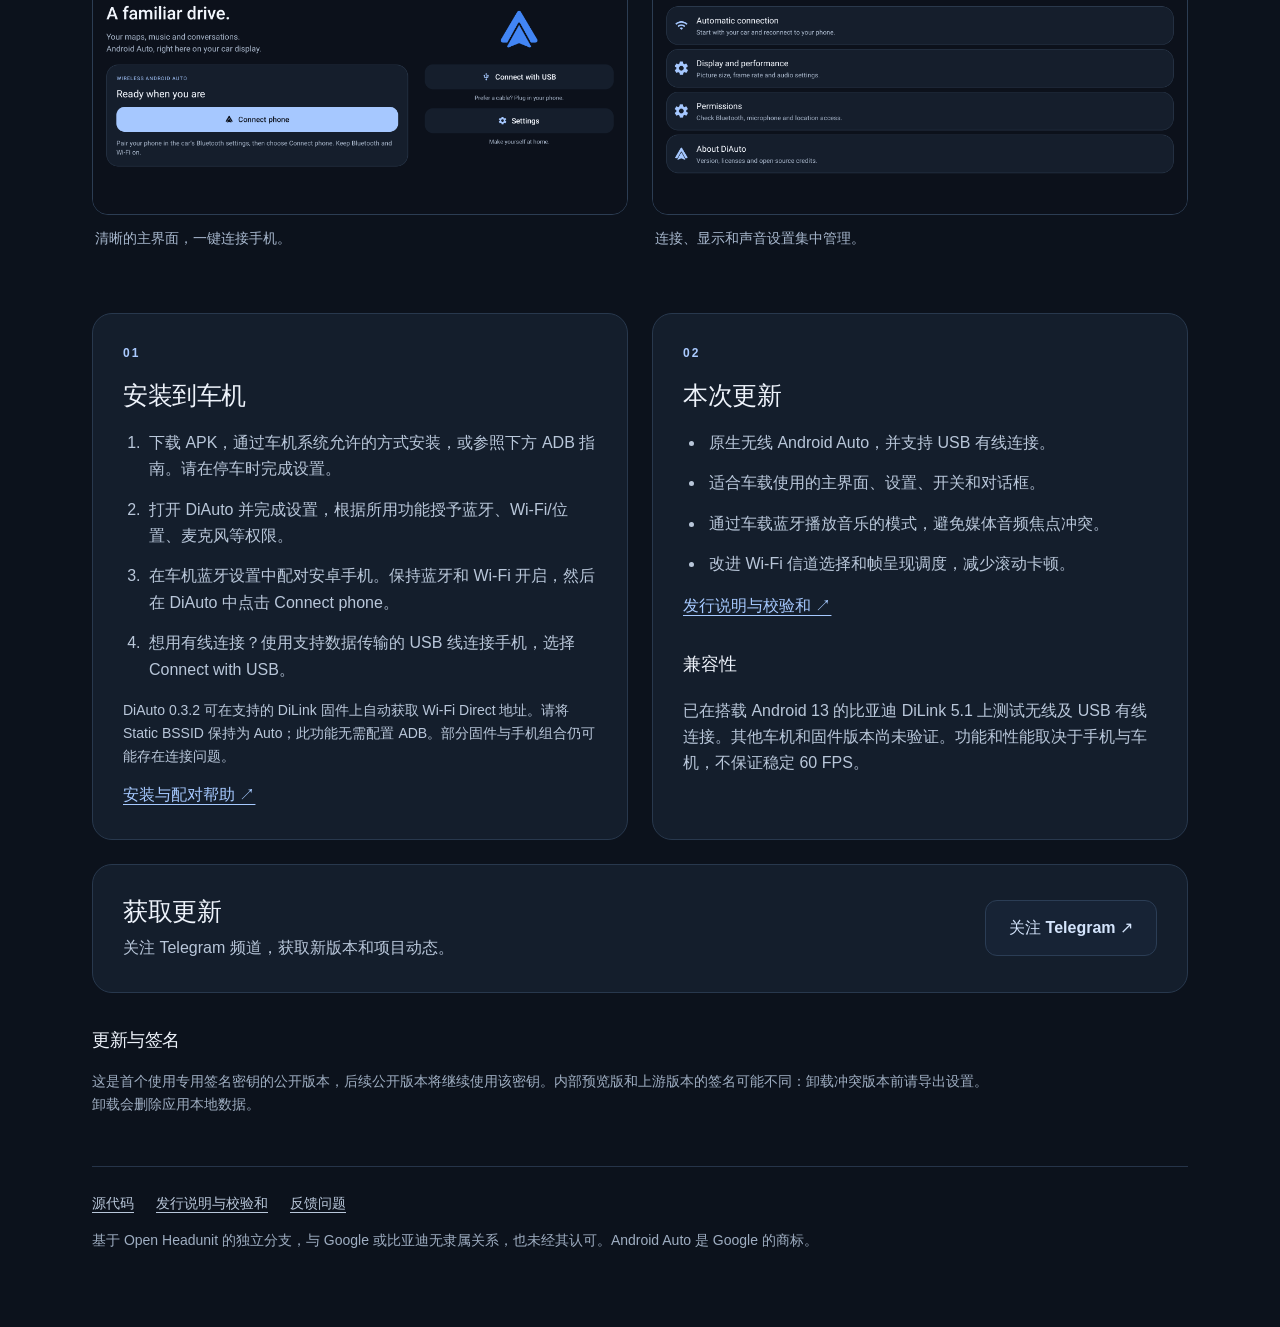
<file: site/zh-Hans/index.html>
<!doctype html>
<html lang="zh-Hans" dir="ltr"><head><meta charset="utf-8"><meta name="viewport" content="width=device-width,initial-scale=1">
<title>DiAuto · 下载 APK</title><meta name="description" content="在车载屏幕上使用地图、音乐和通话。DiAuto 为兼容的比亚迪 DiLink 车机带来无线 Android Auto，界面更简洁，滚动更流畅。"><meta name="theme-color" content="#0c121c">
<link rel="icon" href="../assets/icon.svg"><link rel="stylesheet" href="../assets/site.css"><link rel="canonical" href="https://shihabal3amri.github.io/DiAuto/zh-Hans/"><link rel="alternate" hreflang="en" href="https://shihabal3amri.github.io/DiAuto/"><link rel="alternate" hreflang="ar" href="https://shihabal3amri.github.io/DiAuto/ar/"><link rel="alternate" hreflang="ru" href="https://shihabal3amri.github.io/DiAuto/ru/"><link rel="alternate" hreflang="es" href="https://shihabal3amri.github.io/DiAuto/es/"><link rel="alternate" hreflang="zh-Hans" href="https://shihabal3amri.github.io/DiAuto/zh-Hans/">
<meta property="og:title" content="DiAuto — Android Auto for BYD"><meta property="og:description" content="无需额外的手机应用。无需转接器或外接硬件。无需 root。"><meta property="og:image" content="https://shihabal3amri.github.io/DiAuto/assets/projection-music.png"><meta property="og:url" content="https://shihabal3amri.github.io/DiAuto/zh-Hans/"><meta property="og:type" content="website">
</head><body><main>
<header><a class="brand" href="../"><img src="../assets/icon.svg" width="56" height="56" alt=""><span><strong>DiAuto</strong><small>独立社区项目</small></span></a><nav class="languages" aria-label="Language"><a href="../" lang="en" hreflang="en" dir="auto">English</a><a href="../ar/" lang="ar" hreflang="ar" dir="auto">العربية</a><a href="../ru/" lang="ru" hreflang="ru" dir="auto">Русский</a><a href="../es/" lang="es" hreflang="es" dir="auto">Español</a><a href="../zh-Hans/" lang="zh-Hans" hreflang="zh-Hans" dir="auto" aria-current="page">简体中文</a></nav></header>
<section class="hero"><span class="badge">公开发布 · <bdi>0.3.2</bdi></span><h1>Android Auto。<br>就在您的比亚迪屏幕上。</h1><p class="intro">在车载屏幕上使用地图、音乐和通话。DiAuto 为兼容的比亚迪 DiLink 车机带来无线 Android Auto，界面更简洁，滚动更流畅。</p><div class="actions"><a class="button" href="https://github.com/shihabal3amri/DiAuto/releases/download/v0.3.2/DiAuto-v0.3.2.apk">下载 APK <span aria-hidden="true">↓</span></a><a class="button secondary" href="#install">安装方法</a></div><p class="promise">无需额外的手机应用。无需转接器或外接硬件。无需 root。</p><p class="note">将 DiAuto 安装到车机上。兼容的安卓手机使用内置的 Android Auto 支持。仍需一部安卓手机；本应用不是 Apple CarPlay。</p></section>
<section class="gallery"><h2>为车载使用而设计</h2><div class="screens"><figure><a href="../assets/projection-music.png"><img src="../assets/projection-music.png" width="1920" height="1080" loading="lazy" alt="Android Auto 显示当前音乐和手动平移后的地图，未设置目的地。"></a><figcaption>Android Auto 显示当前音乐和手动平移后的地图，未设置目的地。</figcaption></figure><figure><a href="../assets/home.png"><img src="../assets/home.png" width="1920" height="1080" loading="lazy" alt="清晰的主界面，一键连接手机。"></a><figcaption>清晰的主界面，一键连接手机。</figcaption></figure><figure><a href="../assets/settings.png"><img src="../assets/settings.png" width="1920" height="1080" loading="lazy" alt="连接、显示和声音设置集中管理。"></a><figcaption>连接、显示和声音设置集中管理。</figcaption></figure></div></section>
<div class="grid"><section class="card" id="install"><span class="eyebrow">01</span><h2>安装到车机</h2><ol><li>下载 APK，通过车机系统允许的方式安装，或参照下方 ADB 指南。请在停车时完成设置。</li><li>打开 DiAuto 并完成设置，根据所用功能授予蓝牙、Wi-Fi/位置、麦克风等权限。</li><li>在车机蓝牙设置中配对安卓手机。保持蓝牙和 Wi-Fi 开启，然后在 DiAuto 中点击 Connect phone。</li><li>想用有线连接？使用支持数据传输的 USB 线连接手机，选择 Connect with USB。</li></ol><p class="note">DiAuto 0.3.2 可在支持的 DiLink 固件上自动获取 Wi-Fi Direct 地址。请将 Static BSSID 保持为 Auto；此功能无需配置 ADB。部分固件与手机组合仍可能存在连接问题。</p><a href="https://github.com/shihabal3amri/DiAuto/blob/main/docs/INSTALL.md">安装与配对帮助 ↗</a></section>
<section class="card"><span class="eyebrow">02</span><h2>本次更新</h2><ul><li>原生无线 Android Auto，并支持 USB 有线连接。</li><li>适合车载使用的主界面、设置、开关和对话框。</li><li>通过车载蓝牙播放音乐的模式，避免媒体音频焦点冲突。</li><li>改进 Wi-Fi 信道选择和帧呈现调度，减少滚动卡顿。</li></ul><a href="https://github.com/shihabal3amri/DiAuto/releases/tag/v0.3.2">发行说明与校验和 ↗</a><h3>兼容性</h3><p>已在搭载 Android 13 的比亚迪 DiLink 5.1 上测试无线及 USB 有线连接。其他车机和固件版本尚未验证。功能和性能取决于手机与车机，不保证稳定 60 FPS。</p></section></div>
<section class="card updates"><div><h2>获取更新</h2><p>关注 Telegram 频道，获取新版本和项目动态。</p></div><a class="button secondary" href="https://t.me/byd_localized">关注 Telegram ↗</a></section>
<section class="signing"><h2>更新与签名</h2><p>这是首个使用专用签名密钥的公开版本，后续公开版本将继续使用该密钥。内部预览版和上游版本的签名可能不同：卸载冲突版本前请导出设置。卸载会删除应用本地数据。</p></section>
<footer><nav><a href="https://github.com/shihabal3amri/DiAuto">源代码</a><a href="https://github.com/shihabal3amri/DiAuto/releases/tag/v0.3.2">发行说明与校验和</a><a href="https://github.com/shihabal3amri/DiAuto/issues">反馈问题</a></nav><p>基于 Open Headunit 的独立分支，与 Google 或比亚迪无隶属关系，也未经其认可。Android Auto 是 Google 的商标。</p></footer>
</main></body></html>
</file>
<file: site/assets/site.css>
:root{color-scheme:dark;font-family:Inter,-apple-system,BlinkMacSystemFont,"Segoe UI",Arial,sans-serif;background:#0c121c;color:#eef3fb;font-synthesis:none}*{box-sizing:border-box}html{scroll-behavior:smooth}body{margin:0;line-height:1.65}main{max-width:1160px;margin:auto;padding:36px 32px}a{color:#a6c9ff;text-underline-offset:4px}a:focus-visible{outline:3px solid #a6c9ff;outline-offset:5px}header{display:flex;align-items:center;justify-content:space-between;gap:24px;flex-wrap:wrap;padding-bottom:30px;border-bottom:1px solid #263449}.brand{display:flex;align-items:center;gap:14px;text-decoration:none;color:inherit}.brand strong{font-size:24px;letter-spacing:-.5px}.brand small{display:block;color:#a8b7cb;font-size:12px}.languages{display:flex;flex-wrap:wrap;gap:4px}.languages a{font-size:13px;min-height:44px;display:flex;align-items:center;padding:8px 12px;border-radius:10px;text-decoration:none;color:#bdcadd}.languages a[aria-current]{background:#1b2c43;color:#b9d5ff}.hero{padding:72px 0 52px;max-width:850px}.badge,.eyebrow{font-size:12px;font-weight:700;letter-spacing:2px;color:#aacaff}.badge{padding:7px 12px;background:#17253a;border:1px solid #304766;border-radius:8px}h1{font-size:clamp(40px,6.5vw,76px);line-height:1.1;letter-spacing:-2.5px;margin:26px 0}h2{font-size:25px;line-height:1.3;letter-spacing:-.4px;margin:0 0 18px}h3{font-size:18px;margin-top:30px}.intro{font-size:21px;line-height:1.6;color:#b9c7db;max-width:740px}.actions{display:flex;gap:12px;flex-wrap:wrap;margin:30px 0 24px}.button{display:inline-flex;align-items:center;justify-content:center;gap:24px;background:#a6c9ff;color:#102542;border:1px solid transparent;border-radius:12px;padding:14px 23px;min-height:52px;text-decoration:none;font-weight:650}.button:hover{background:#bed8ff}.button.secondary{background:#172335;border-color:#2b3d55;color:#d4e4fc}.button.secondary:hover{background:#223650}.promise{font-size:16px;font-weight:600;margin-bottom:8px}.note{font-size:14px;color:#9faec2;max-width:760px}.gallery{margin-bottom:50px}.screens{display:grid;grid-template-columns:1fr 1fr;gap:24px}figure{margin:0;min-width:0}figure:first-child{grid-column:1/-1}figure img{width:100%;height:auto;display:block;border:1px solid #2c3d53;border-radius:16px;background:#121b29}figcaption{font-size:14px;color:#a8b8ce;padding:12px 3px}.grid{display:grid;grid-template-columns:1fr 1fr;gap:24px}.card{background:#141e2c;border:1px solid #28384d;border-radius:20px;padding:30px}.eyebrow{display:block;margin-bottom:16px}li{padding-inline-start:4px;margin-bottom:14px}ol,ul{padding-inline-start:22px;color:#b9c7da}.card p{color:#b9c7da}.updates{display:flex;align-items:center;justify-content:space-between;gap:28px;margin-top:24px}.updates h2{margin-bottom:8px}.updates p{margin:0}.updates .button{flex-shrink:0}.signing{padding:36px 0;max-width:900px}.signing h2{font-size:18px}.signing p,footer{font-size:14px;color:#9faec2}footer{border-top:1px solid #263449;padding:25px 0}footer nav{display:flex;flex-wrap:wrap;gap:22px}footer a{color:#b9c7da}html[dir=rtl] h1{letter-spacing:0;line-height:1.3}html[dir=rtl] .badge{letter-spacing:0}@media(max-width:700px){main{padding:24px 20px}.hero{padding:42px 0 30px}h1{letter-spacing:-1px}.intro{font-size:18px}.screens,.grid{grid-template-columns:1fr}.card{padding:24px}.updates{align-items:flex-start;flex-direction:column}header{gap:18px}.languages a{padding:8px 10px}.gallery{margin-bottom:32px}}@media(prefers-reduced-motion:reduce){html{scroll-behavior:auto}}
</file>
